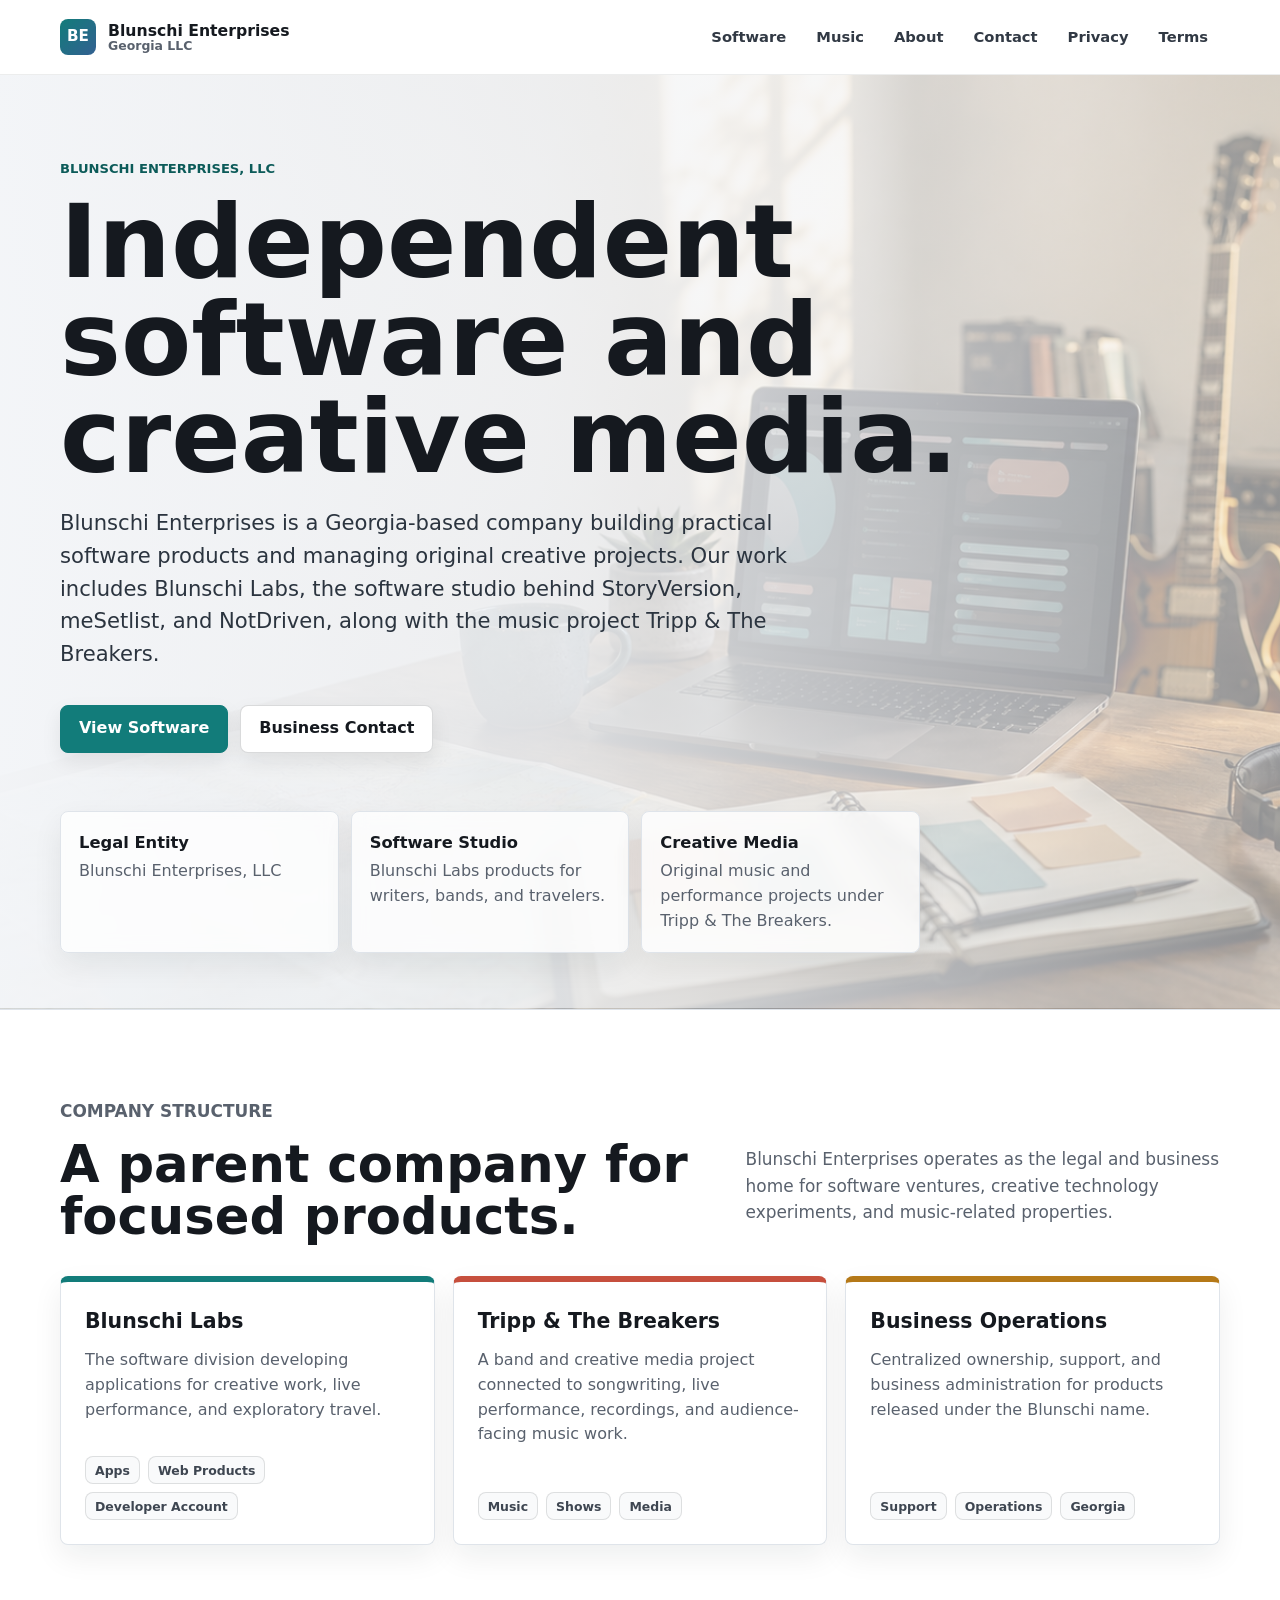
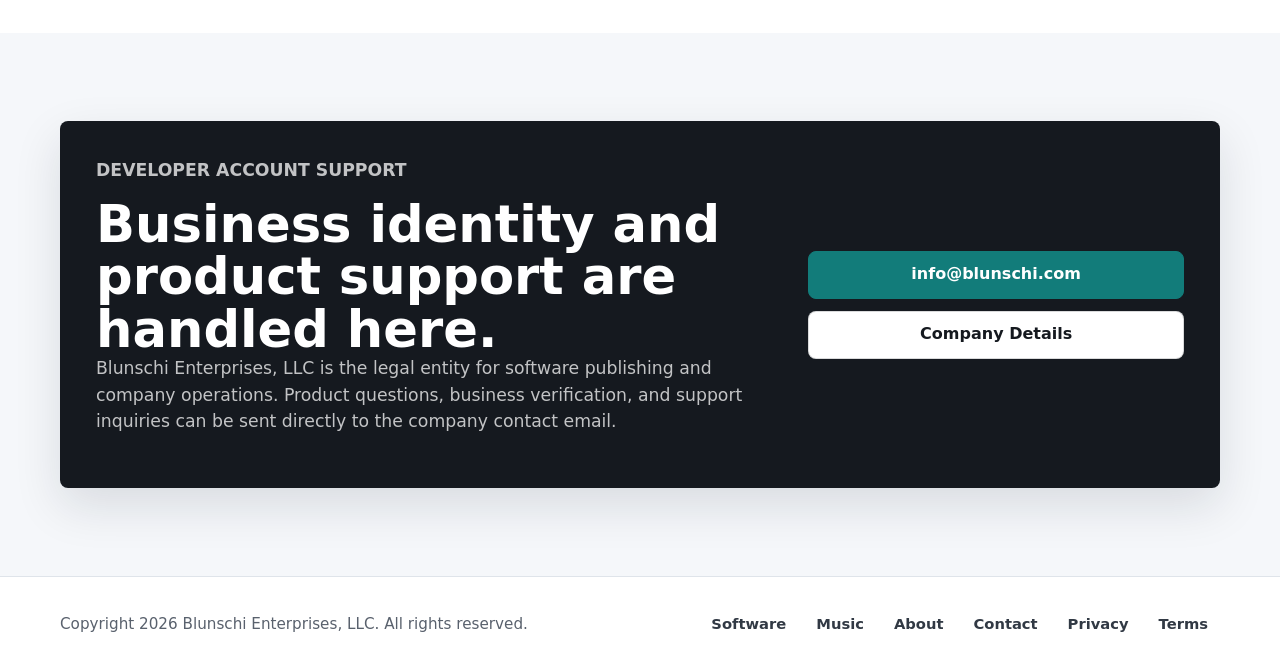
<file: index.html>
<!DOCTYPE html>
<html lang="en">
<head>
  <meta charset="utf-8" />
  <meta name="viewport" content="width=device-width, initial-scale=1" />
  <meta
    name="description"
    content="Blunschi Enterprises, LLC is a Georgia-based company developing independent software products and creative media projects."
  />
  <title>Blunschi Enterprises, LLC</title>
  <link rel="icon" href="favicon.ico" sizes="any" />
  <link rel="icon" href="favicon.svg" type="image/svg+xml" />
  <link rel="apple-touch-icon" href="apple-touch-icon.png" />
  <link rel="stylesheet" href="assets/styles.css" />
</head>
<body>
  <header class="site-header">
    <div class="nav-shell">
      <a class="brand" href="index.html" aria-label="Blunschi Enterprises home">
        <span class="brand-mark">BE</span>
        <span class="brand-text">
          <span>Blunschi Enterprises</span>
          <span>Georgia LLC</span>
        </span>
      </a>
      <nav class="site-nav" aria-label="Primary navigation">
        <a href="software.html">Software</a>
        <a href="music.html">Music</a>
        <a href="about.html">About</a>
        <a href="contact.html">Contact</a>
        <a href="privacy.html">Privacy</a>
        <a href="terms.html">Terms</a>
      </nav>
    </div>
  </header>

  <main>
    <section class="hero" aria-label="Company overview">
      <div class="hero-inner">
        <p class="eyebrow">Blunschi Enterprises, LLC</p>
        <h1>Independent software and creative media.</h1>
        <p class="hero-copy">
          Blunschi Enterprises is a Georgia-based company building practical software products
          and managing original creative projects. Our work includes Blunschi Labs, the software
          studio behind StoryVersion, meSetlist, and NotDriven, along with the music project
          Tripp &amp; The Breakers.
        </p>
        <div class="hero-actions">
          <a class="button primary" href="software.html">View Software</a>
          <a class="button" href="contact.html">Business Contact</a>
        </div>
        <div class="hero-proof" aria-label="Company highlights">
          <div class="proof-item">
            <strong>Legal Entity</strong>
            <span>Blunschi Enterprises, LLC</span>
          </div>
          <div class="proof-item">
            <strong>Software Studio</strong>
            <span>Blunschi Labs products for writers, bands, and travelers.</span>
          </div>
          <div class="proof-item">
            <strong>Creative Media</strong>
            <span>Original music and performance projects under Tripp &amp; The Breakers.</span>
          </div>
        </div>
      </div>
    </section>

    <section class="section">
      <div class="section-inner">
        <div class="section-heading">
          <div>
            <p class="eyebrow">Company Structure</p>
            <h2>A parent company for focused products.</h2>
          </div>
          <p>
            Blunschi Enterprises operates as the legal and business home for software ventures,
            creative technology experiments, and music-related properties.
          </p>
        </div>

        <div class="venture-grid">
          <article class="venture-card software">
            <div>
              <h3>Blunschi Labs</h3>
              <p>
                The software division developing applications for creative work, live performance,
                and exploratory travel.
              </p>
            </div>
            <div class="tag-row">
              <span class="tag">Apps</span>
              <span class="tag">Web Products</span>
              <span class="tag">Developer Account</span>
            </div>
          </article>

          <article class="venture-card music">
            <div>
              <h3>Tripp &amp; The Breakers</h3>
              <p>
                A band and creative media project connected to songwriting, live performance,
                recordings, and audience-facing music work.
              </p>
            </div>
            <div class="tag-row">
              <span class="tag">Music</span>
              <span class="tag">Shows</span>
              <span class="tag">Media</span>
            </div>
          </article>

          <article class="venture-card company">
            <div>
              <h3>Business Operations</h3>
              <p>
                Centralized ownership, support, and business administration for products released
                under the Blunschi name.
              </p>
            </div>
            <div class="tag-row">
              <span class="tag">Support</span>
              <span class="tag">Operations</span>
              <span class="tag">Georgia</span>
            </div>
          </article>
        </div>
      </div>
    </section>

    <section class="section alt">
      <div class="section-inner">
        <div class="contact-band">
          <div>
            <p class="eyebrow">Developer Account Support</p>
            <h2>Business identity and product support are handled here.</h2>
            <p>
              Blunschi Enterprises, LLC is the legal entity for software publishing and company
              operations. Product questions, business verification, and support inquiries can be
              sent directly to the company contact email.
            </p>
          </div>
          <div class="contact-actions">
            <a class="button primary" href="mailto:info@blunschi.com">info@blunschi.com</a>
            <a class="button" href="about.html">Company Details</a>
          </div>
        </div>
      </div>
    </section>
  </main>

  <footer class="site-footer">
    <div class="footer-inner">
      <span>Copyright 2026 Blunschi Enterprises, LLC. All rights reserved.</span>
      <nav class="footer-nav" aria-label="Footer navigation">
        <a href="software.html">Software</a>
        <a href="music.html">Music</a>
        <a href="about.html">About</a>
        <a href="contact.html">Contact</a>
        <a href="privacy.html">Privacy</a>
        <a href="terms.html">Terms</a>
      </nav>
    </div>
  </footer>
</body>
</html>
</file>
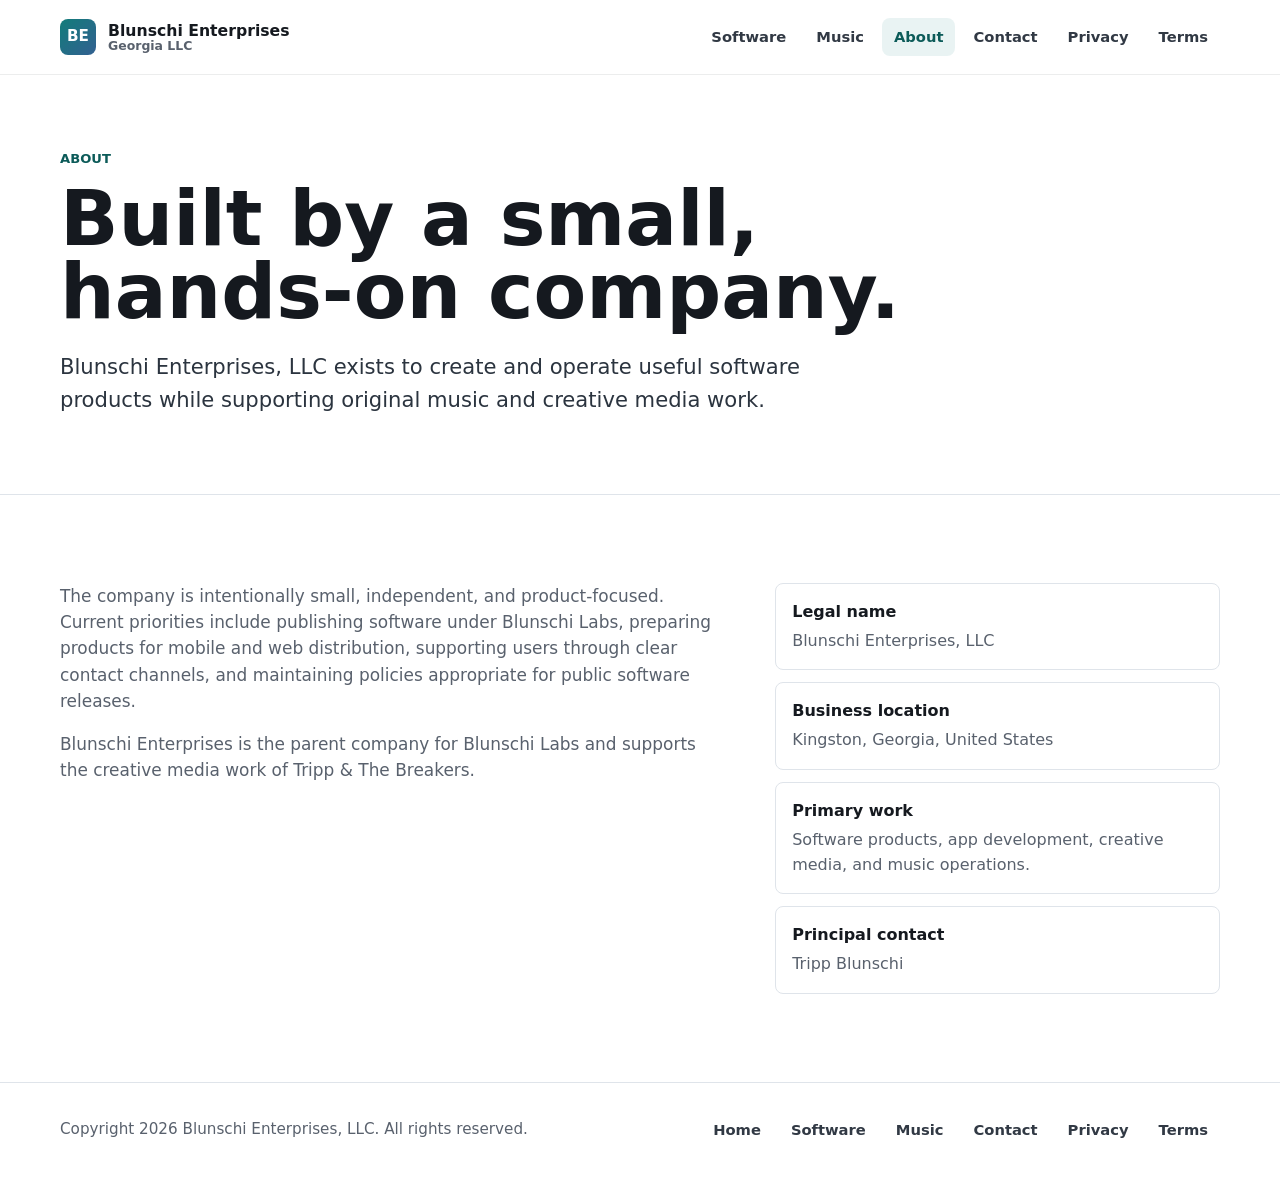
<file: about.html>
<!DOCTYPE html>
<html lang="en">
<head>
  <meta charset="utf-8" />
  <meta name="viewport" content="width=device-width, initial-scale=1" />
  <meta
    name="description"
    content="About Blunschi Enterprises, LLC, a Georgia-based company developing software products and creative media projects."
  />
  <title>About | Blunschi Enterprises, LLC</title>
  <link rel="icon" href="favicon.ico" sizes="any" />
  <link rel="icon" href="favicon.svg" type="image/svg+xml" />
  <link rel="apple-touch-icon" href="apple-touch-icon.png" />
  <link rel="stylesheet" href="assets/styles.css" />
</head>
<body>
  <header class="site-header">
    <div class="nav-shell">
      <a class="brand" href="index.html" aria-label="Blunschi Enterprises home">
        <span class="brand-mark">BE</span>
        <span class="brand-text">
          <span>Blunschi Enterprises</span>
          <span>Georgia LLC</span>
        </span>
      </a>
      <nav class="site-nav" aria-label="Primary navigation">
        <a href="software.html">Software</a>
        <a href="music.html">Music</a>
        <a href="about.html" aria-current="page">About</a>
        <a href="contact.html">Contact</a>
        <a href="privacy.html">Privacy</a>
        <a href="terms.html">Terms</a>
      </nav>
    </div>
  </header>

  <main>
    <section class="page-hero">
      <div class="page-hero-inner">
        <p class="eyebrow">About</p>
        <h1>Built by a small, hands-on company.</h1>
        <p class="page-copy">
          Blunschi Enterprises, LLC exists to create and operate useful software products while
          supporting original music and creative media work.
        </p>
      </div>
    </section>

    <section class="section">
      <div class="section-inner">
        <div class="about-grid">
          <div>
            <p>
              The company is intentionally small, independent, and product-focused. Current
              priorities include publishing software under Blunschi Labs, preparing products for
              mobile and web distribution, supporting users through clear contact channels, and
              maintaining policies appropriate for public software releases.
            </p>
            <p>
              Blunschi Enterprises is the parent company for Blunschi Labs and supports the
              creative media work of Tripp &amp; The Breakers.
            </p>
          </div>
          <ul class="fact-list" aria-label="Company facts">
            <li>
              <strong>Legal name</strong>
              <span>Blunschi Enterprises, LLC</span>
            </li>
            <li>
              <strong>Business location</strong>
              <span>Kingston, Georgia, United States</span>
            </li>
            <li>
              <strong>Primary work</strong>
              <span>Software products, app development, creative media, and music operations.</span>
            </li>
            <li>
              <strong>Principal contact</strong>
              <span>Tripp Blunschi</span>
            </li>
          </ul>
        </div>
      </div>
    </section>
  </main>

  <footer class="site-footer">
    <div class="footer-inner">
      <span>Copyright 2026 Blunschi Enterprises, LLC. All rights reserved.</span>
      <nav class="footer-nav" aria-label="Footer navigation">
        <a href="index.html">Home</a>
        <a href="software.html">Software</a>
        <a href="music.html">Music</a>
        <a href="contact.html">Contact</a>
        <a href="privacy.html">Privacy</a>
        <a href="terms.html">Terms</a>
      </nav>
    </div>
  </footer>
</body>
</html>
</file>
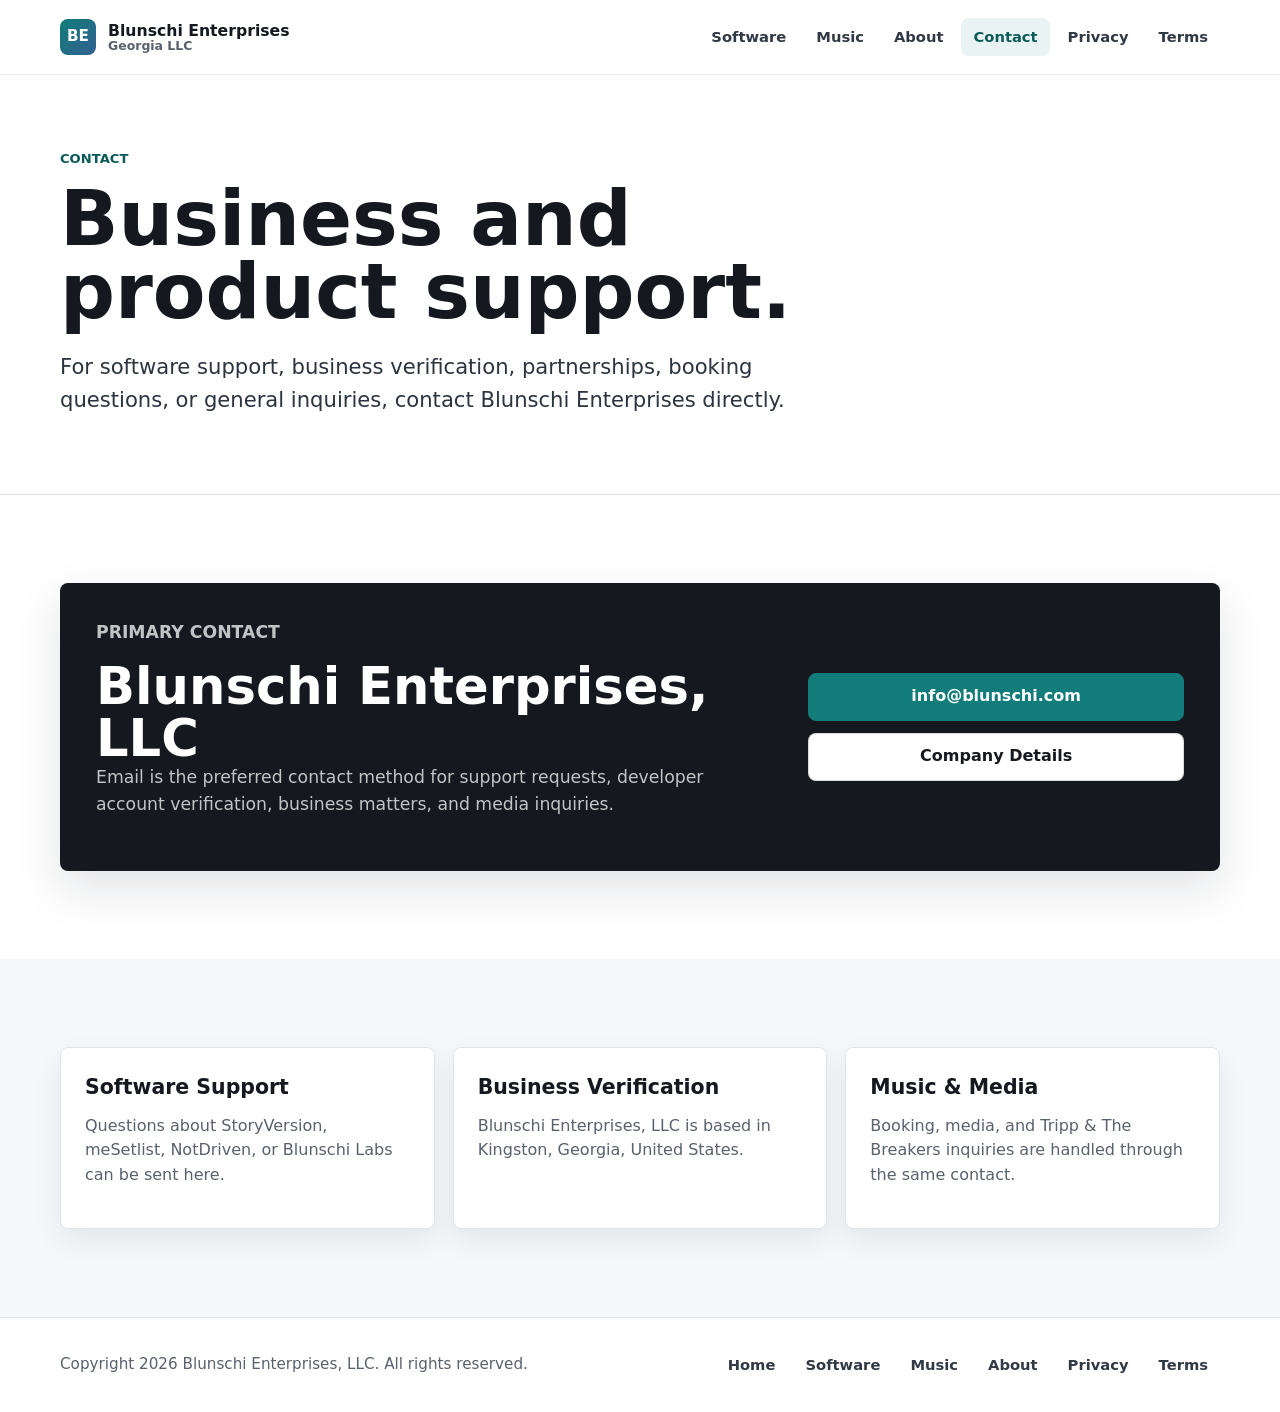
<file: contact.html>
<!DOCTYPE html>
<html lang="en">
<head>
  <meta charset="utf-8" />
  <meta name="viewport" content="width=device-width, initial-scale=1" />
  <meta
    name="description"
    content="Contact Blunschi Enterprises, LLC for software support, business verification, partnerships, booking, and general inquiries."
  />
  <title>Contact | Blunschi Enterprises, LLC</title>
  <link rel="icon" href="favicon.ico" sizes="any" />
  <link rel="icon" href="favicon.svg" type="image/svg+xml" />
  <link rel="apple-touch-icon" href="apple-touch-icon.png" />
  <link rel="stylesheet" href="assets/styles.css" />
</head>
<body>
  <header class="site-header">
    <div class="nav-shell">
      <a class="brand" href="index.html" aria-label="Blunschi Enterprises home">
        <span class="brand-mark">BE</span>
        <span class="brand-text">
          <span>Blunschi Enterprises</span>
          <span>Georgia LLC</span>
        </span>
      </a>
      <nav class="site-nav" aria-label="Primary navigation">
        <a href="software.html">Software</a>
        <a href="music.html">Music</a>
        <a href="about.html">About</a>
        <a href="contact.html" aria-current="page">Contact</a>
        <a href="privacy.html">Privacy</a>
        <a href="terms.html">Terms</a>
      </nav>
    </div>
  </header>

  <main>
    <section class="page-hero">
      <div class="page-hero-inner">
        <p class="eyebrow">Contact</p>
        <h1>Business and product support.</h1>
        <p class="page-copy">
          For software support, business verification, partnerships, booking questions, or general
          inquiries, contact Blunschi Enterprises directly.
        </p>
      </div>
    </section>

    <section class="section">
      <div class="section-inner">
        <div class="contact-band">
          <div>
            <p class="eyebrow">Primary Contact</p>
            <h2>Blunschi Enterprises, LLC</h2>
            <p>
              Email is the preferred contact method for support requests, developer account
              verification, business matters, and media inquiries.
            </p>
          </div>
          <div class="contact-actions">
            <a class="button primary" href="mailto:info@blunschi.com">info@blunschi.com</a>
            <a class="button" href="about.html">Company Details</a>
          </div>
        </div>
      </div>
    </section>

    <section class="section alt">
      <div class="section-inner">
        <div class="detail-grid">
          <article class="detail-card">
            <h3>Software Support</h3>
            <p>Questions about StoryVersion, meSetlist, NotDriven, or Blunschi Labs can be sent here.</p>
          </article>
          <article class="detail-card">
            <h3>Business Verification</h3>
            <p>Blunschi Enterprises, LLC is based in Kingston, Georgia, United States.</p>
          </article>
          <article class="detail-card">
            <h3>Music &amp; Media</h3>
            <p>Booking, media, and Tripp &amp; The Breakers inquiries are handled through the same contact.</p>
          </article>
        </div>
      </div>
    </section>
  </main>

  <footer class="site-footer">
    <div class="footer-inner">
      <span>Copyright 2026 Blunschi Enterprises, LLC. All rights reserved.</span>
      <nav class="footer-nav" aria-label="Footer navigation">
        <a href="index.html">Home</a>
        <a href="software.html">Software</a>
        <a href="music.html">Music</a>
        <a href="about.html">About</a>
        <a href="privacy.html">Privacy</a>
        <a href="terms.html">Terms</a>
      </nav>
    </div>
  </footer>
</body>
</html>
</file>
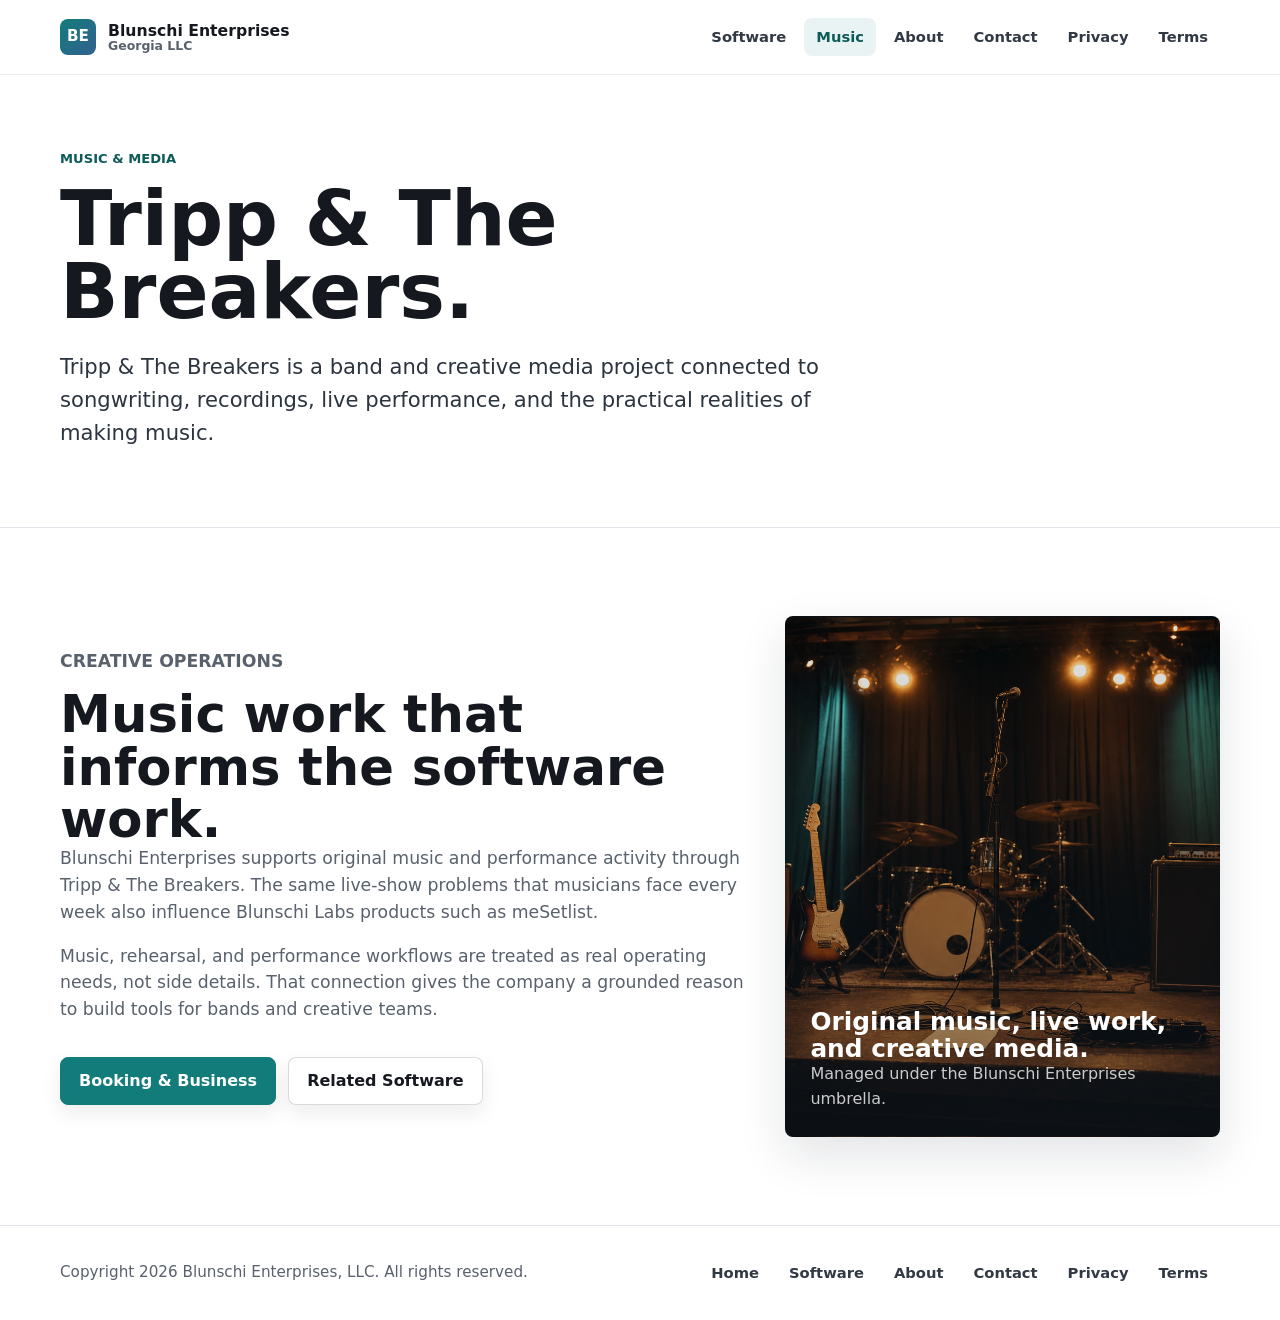
<file: music.html>
<!DOCTYPE html>
<html lang="en">
<head>
  <meta charset="utf-8" />
  <meta name="viewport" content="width=device-width, initial-scale=1" />
  <meta
    name="description"
    content="Tripp &amp; The Breakers is a music and creative media project supported by Blunschi Enterprises, LLC."
  />
  <title>Music | Blunschi Enterprises, LLC</title>
  <link rel="icon" href="favicon.ico" sizes="any" />
  <link rel="icon" href="favicon.svg" type="image/svg+xml" />
  <link rel="apple-touch-icon" href="apple-touch-icon.png" />
  <link rel="stylesheet" href="assets/styles.css" />
</head>
<body>
  <header class="site-header">
    <div class="nav-shell">
      <a class="brand" href="index.html" aria-label="Blunschi Enterprises home">
        <span class="brand-mark">BE</span>
        <span class="brand-text">
          <span>Blunschi Enterprises</span>
          <span>Georgia LLC</span>
        </span>
      </a>
      <nav class="site-nav" aria-label="Primary navigation">
        <a href="software.html">Software</a>
        <a href="music.html" aria-current="page">Music</a>
        <a href="about.html">About</a>
        <a href="contact.html">Contact</a>
        <a href="privacy.html">Privacy</a>
        <a href="terms.html">Terms</a>
      </nav>
    </div>
  </header>

  <main>
    <section class="page-hero">
      <div class="page-hero-inner">
        <p class="eyebrow">Music &amp; Media</p>
        <h1>Tripp &amp; The Breakers.</h1>
        <p class="page-copy">
          Tripp &amp; The Breakers is a band and creative media project connected to songwriting,
          recordings, live performance, and the practical realities of making music.
        </p>
      </div>
    </section>

    <section class="section">
      <div class="section-inner">
        <div class="music-band">
          <div class="music-copy">
            <p class="eyebrow">Creative Operations</p>
            <h2>Music work that informs the software work.</h2>
            <p>
              Blunschi Enterprises supports original music and performance activity through
              Tripp &amp; The Breakers. The same live-show problems that musicians face every week
              also influence Blunschi Labs products such as meSetlist.
            </p>
            <p>
              Music, rehearsal, and performance workflows are treated as real operating needs,
              not side details. That connection gives the company a grounded reason to build tools
              for bands and creative teams.
            </p>
            <div class="hero-actions">
              <a class="button primary" href="contact.html">Booking &amp; Business</a>
              <a class="button" href="software.html">Related Software</a>
            </div>
          </div>
          <div class="media-panel" aria-label="Abstract stage and music visual">
            <div>
              <strong>Original music, live work, and creative media.</strong>
              <span>Managed under the Blunschi Enterprises umbrella.</span>
            </div>
          </div>
        </div>
      </div>
    </section>
  </main>

  <footer class="site-footer">
    <div class="footer-inner">
      <span>Copyright 2026 Blunschi Enterprises, LLC. All rights reserved.</span>
      <nav class="footer-nav" aria-label="Footer navigation">
        <a href="index.html">Home</a>
        <a href="software.html">Software</a>
        <a href="about.html">About</a>
        <a href="contact.html">Contact</a>
        <a href="privacy.html">Privacy</a>
        <a href="terms.html">Terms</a>
      </nav>
    </div>
  </footer>
</body>
</html>
</file>
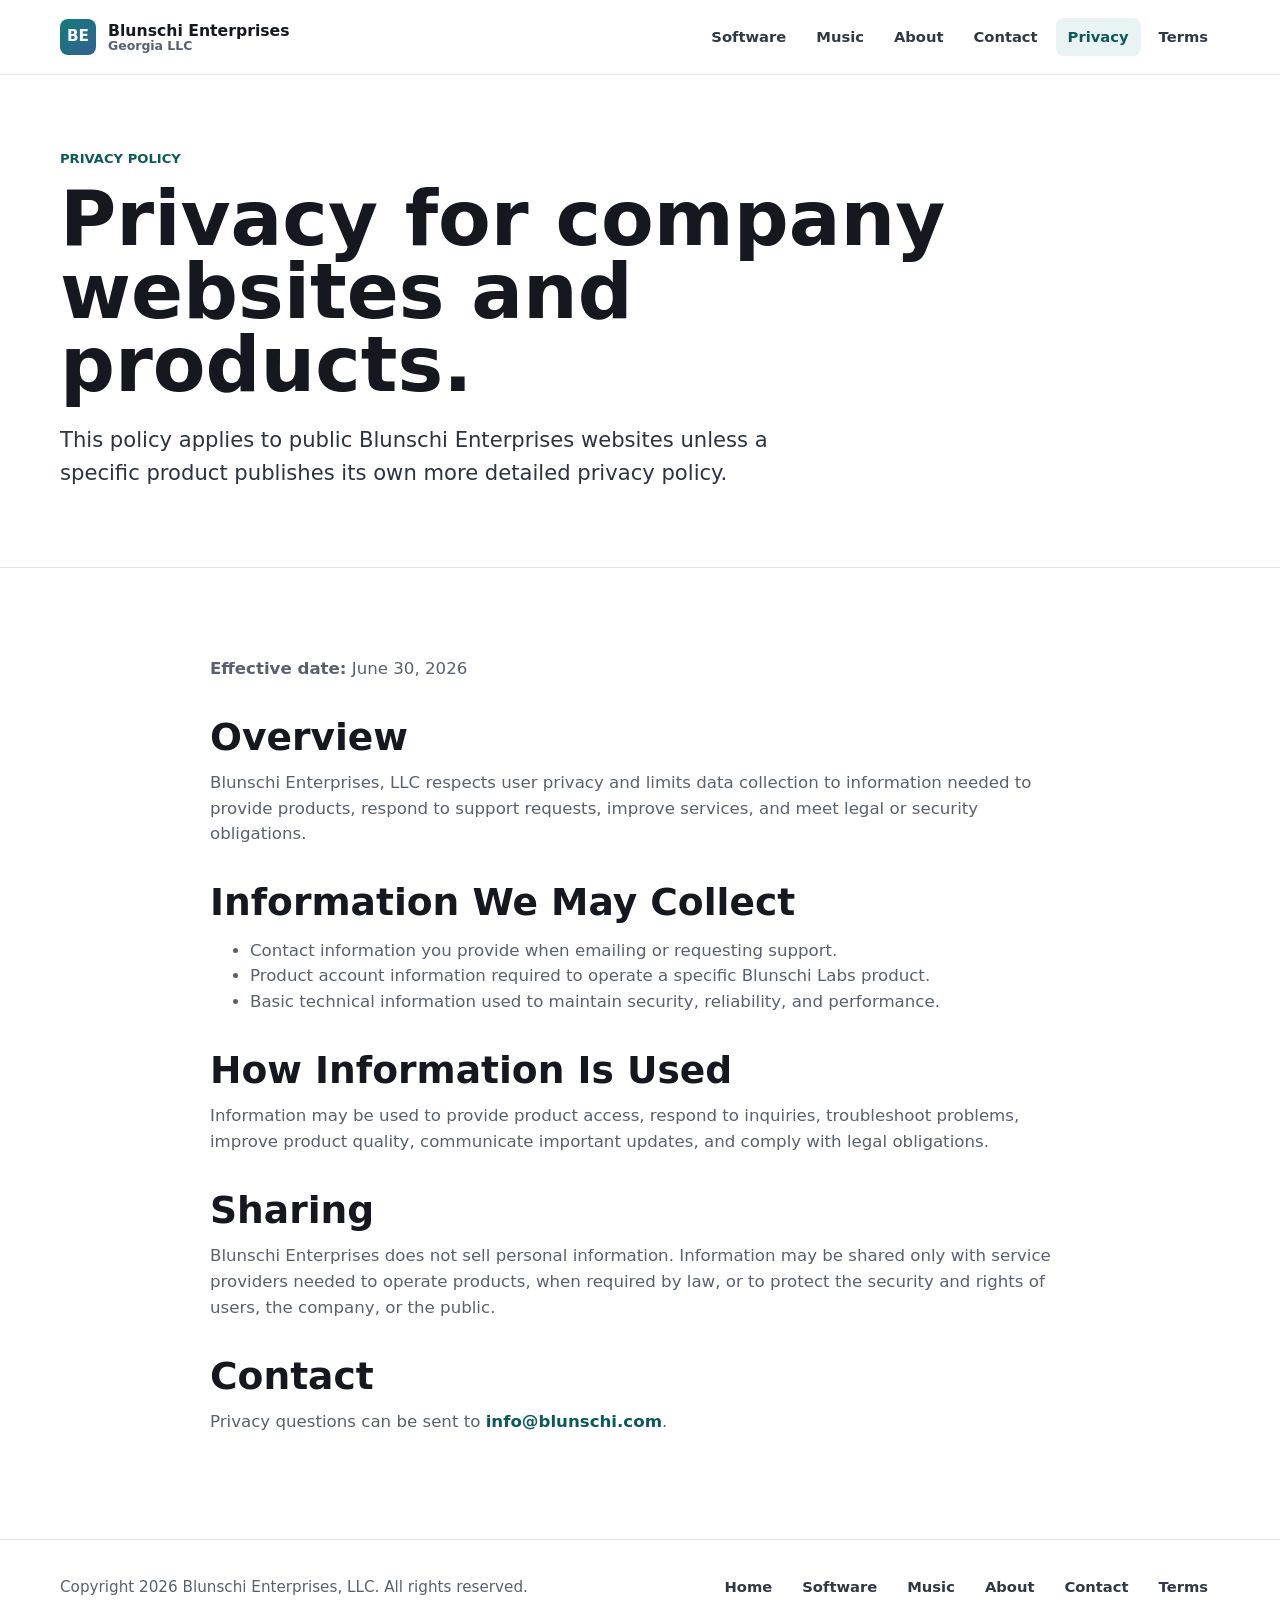
<file: privacy.html>
<!DOCTYPE html>
<html lang="en">
<head>
  <meta charset="utf-8" />
  <meta name="viewport" content="width=device-width, initial-scale=1" />
  <meta
    name="description"
    content="Privacy policy for Blunschi Enterprises, LLC websites and products."
  />
  <title>Privacy Policy | Blunschi Enterprises, LLC</title>
  <link rel="icon" href="favicon.ico" sizes="any" />
  <link rel="icon" href="favicon.svg" type="image/svg+xml" />
  <link rel="apple-touch-icon" href="apple-touch-icon.png" />
  <link rel="stylesheet" href="assets/styles.css" />
</head>
<body>
  <header class="site-header">
    <div class="nav-shell">
      <a class="brand" href="index.html" aria-label="Blunschi Enterprises home">
        <span class="brand-mark">BE</span>
        <span class="brand-text">
          <span>Blunschi Enterprises</span>
          <span>Georgia LLC</span>
        </span>
      </a>
      <nav class="site-nav" aria-label="Primary navigation">
        <a href="software.html">Software</a>
        <a href="music.html">Music</a>
        <a href="about.html">About</a>
        <a href="contact.html">Contact</a>
        <a href="privacy.html" aria-current="page">Privacy</a>
        <a href="terms.html">Terms</a>
      </nav>
    </div>
  </header>

  <main>
    <section class="page-hero">
      <div class="page-hero-inner">
        <p class="eyebrow">Privacy Policy</p>
        <h1>Privacy for company websites and products.</h1>
        <p class="page-copy">
          This policy applies to public Blunschi Enterprises websites unless a specific product
          publishes its own more detailed privacy policy.
        </p>
      </div>
    </section>

    <section class="section">
      <div class="section-inner text-page">
        <p><strong>Effective date:</strong> June 30, 2026</p>

        <h2>Overview</h2>
        <p>
          Blunschi Enterprises, LLC respects user privacy and limits data collection to information
          needed to provide products, respond to support requests, improve services, and meet legal
          or security obligations.
        </p>

        <h2>Information We May Collect</h2>
        <ul>
          <li>Contact information you provide when emailing or requesting support.</li>
          <li>Product account information required to operate a specific Blunschi Labs product.</li>
          <li>Basic technical information used to maintain security, reliability, and performance.</li>
        </ul>

        <h2>How Information Is Used</h2>
        <p>
          Information may be used to provide product access, respond to inquiries, troubleshoot
          problems, improve product quality, communicate important updates, and comply with legal
          obligations.
        </p>

        <h2>Sharing</h2>
        <p>
          Blunschi Enterprises does not sell personal information. Information may be shared only
          with service providers needed to operate products, when required by law, or to protect the
          security and rights of users, the company, or the public.
        </p>

        <h2>Contact</h2>
        <p>
          Privacy questions can be sent to <a href="mailto:info@blunschi.com">info@blunschi.com</a>.
        </p>
      </div>
    </section>
  </main>

  <footer class="site-footer">
    <div class="footer-inner">
      <span>Copyright 2026 Blunschi Enterprises, LLC. All rights reserved.</span>
      <nav class="footer-nav" aria-label="Footer navigation">
        <a href="index.html">Home</a>
        <a href="software.html">Software</a>
        <a href="music.html">Music</a>
        <a href="about.html">About</a>
        <a href="contact.html">Contact</a>
        <a href="terms.html">Terms</a>
      </nav>
    </div>
  </footer>
</body>
</html>
</file>
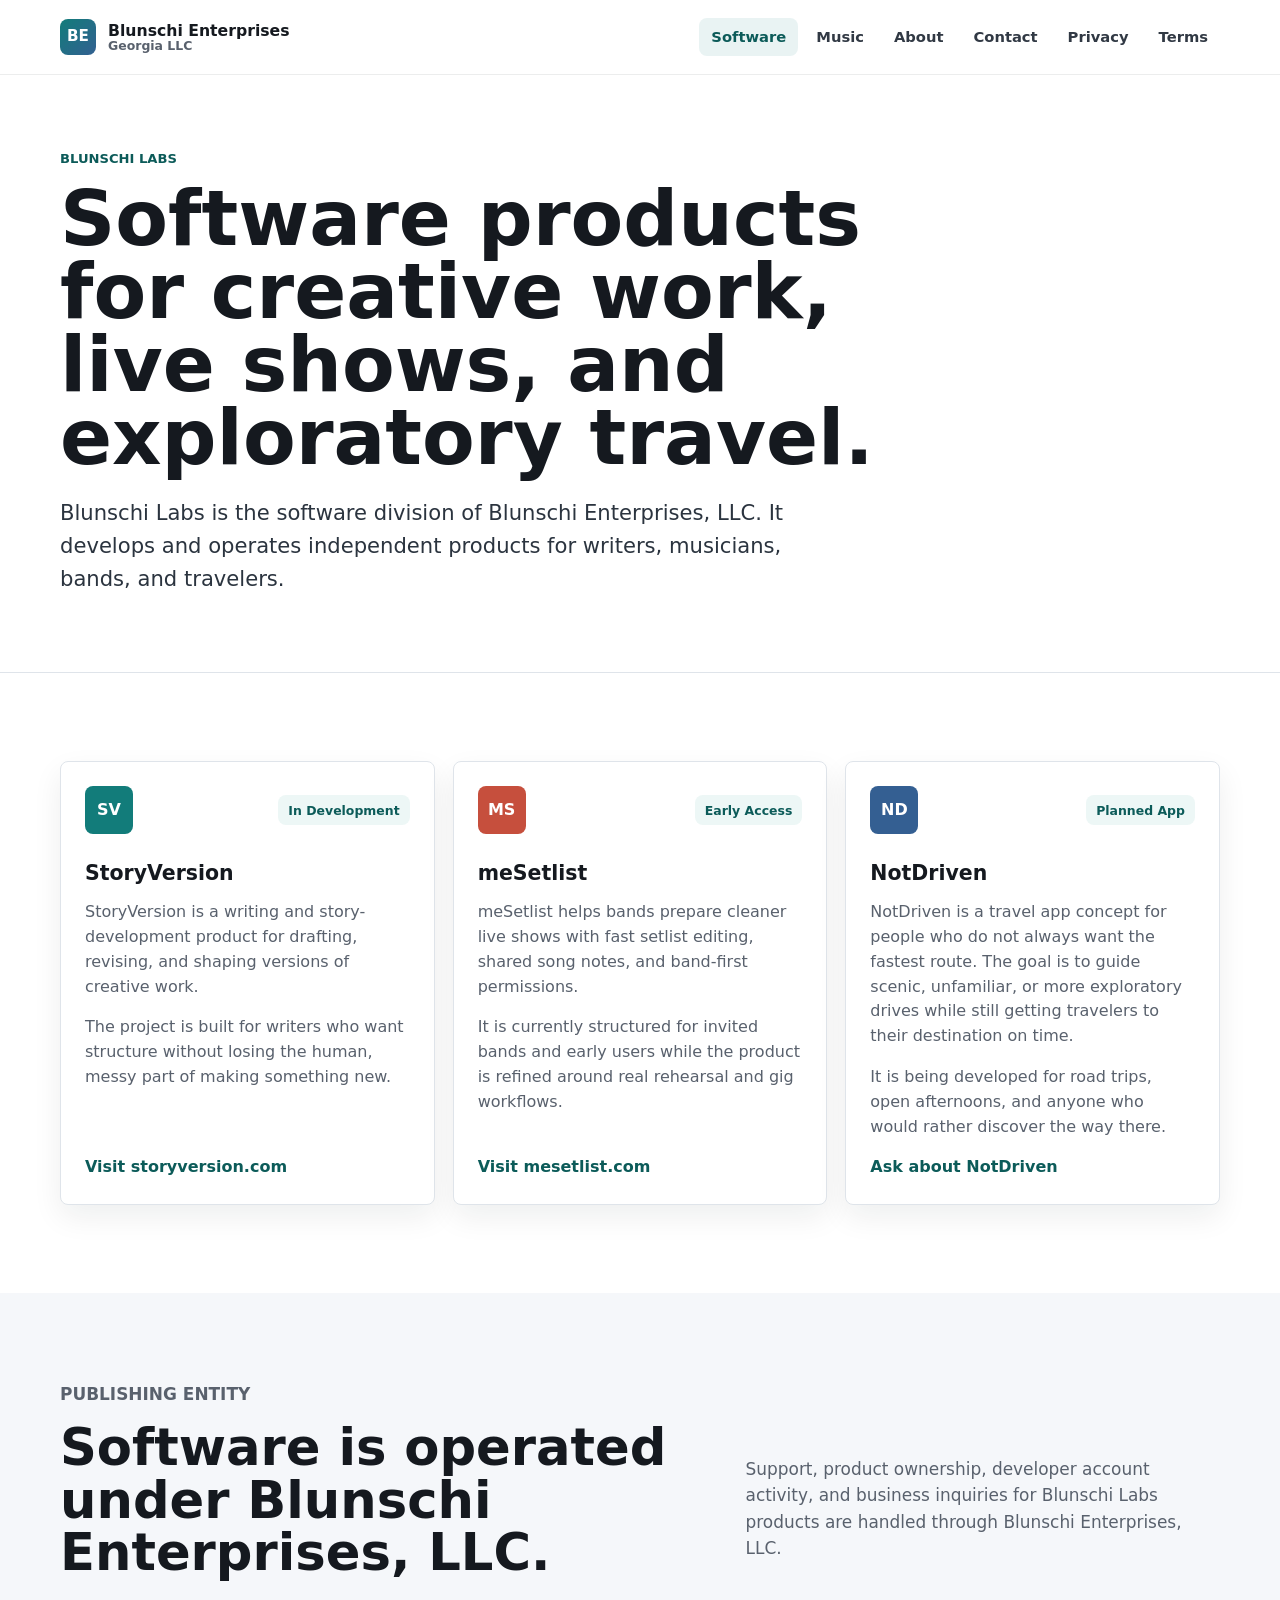
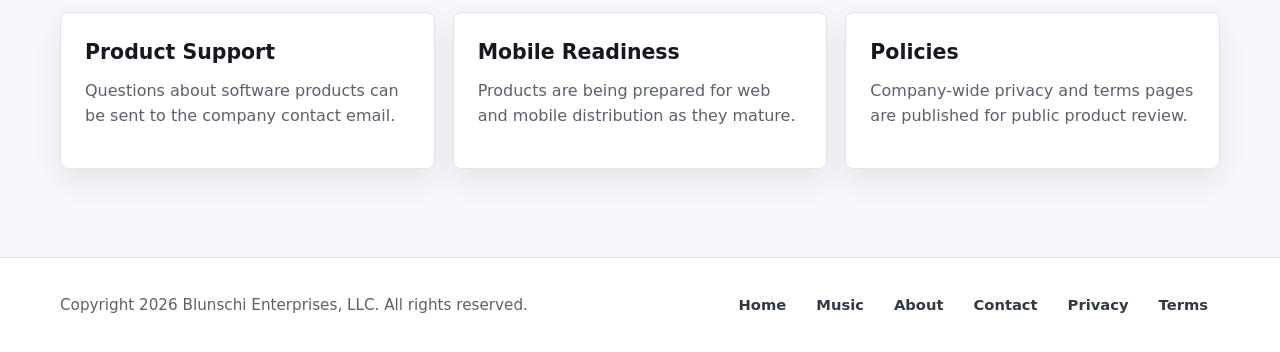
<file: software.html>
<!DOCTYPE html>
<html lang="en">
<head>
  <meta charset="utf-8" />
  <meta name="viewport" content="width=device-width, initial-scale=1" />
  <meta
    name="description"
    content="Blunschi Labs is the software division of Blunschi Enterprises, LLC, developing StoryVersion, meSetlist, and NotDriven."
  />
  <title>Software | Blunschi Enterprises, LLC</title>
  <link rel="icon" href="favicon.ico" sizes="any" />
  <link rel="icon" href="favicon.svg" type="image/svg+xml" />
  <link rel="apple-touch-icon" href="apple-touch-icon.png" />
  <link rel="stylesheet" href="assets/styles.css" />
</head>
<body>
  <header class="site-header">
    <div class="nav-shell">
      <a class="brand" href="index.html" aria-label="Blunschi Enterprises home">
        <span class="brand-mark">BE</span>
        <span class="brand-text">
          <span>Blunschi Enterprises</span>
          <span>Georgia LLC</span>
        </span>
      </a>
      <nav class="site-nav" aria-label="Primary navigation">
        <a href="software.html" aria-current="page">Software</a>
        <a href="music.html">Music</a>
        <a href="about.html">About</a>
        <a href="contact.html">Contact</a>
        <a href="privacy.html">Privacy</a>
        <a href="terms.html">Terms</a>
      </nav>
    </div>
  </header>

  <main>
    <section class="page-hero">
      <div class="page-hero-inner">
        <p class="eyebrow">Blunschi Labs</p>
        <h1>Software products for creative work, live shows, and exploratory travel.</h1>
        <p class="page-copy">
          Blunschi Labs is the software division of Blunschi Enterprises, LLC. It develops and
          operates independent products for writers, musicians, bands, and travelers.
        </p>
      </div>
    </section>

    <section class="section">
      <div class="section-inner">
        <div class="software-grid">
          <article class="product-card">
            <div class="product-topline">
              <span class="product-icon">SV</span>
              <span class="status">In Development</span>
            </div>
            <h3>StoryVersion</h3>
            <p>
              StoryVersion is a writing and story-development product for drafting, revising, and
              shaping versions of creative work.
            </p>
            <p>
              The project is built for writers who want structure without losing the human, messy
              part of making something new.
            </p>
            <a class="product-link" href="https://storyversion.com" rel="noopener" target="_blank">
              Visit storyversion.com
            </a>
          </article>

          <article class="product-card">
            <div class="product-topline">
              <span class="product-icon">MS</span>
              <span class="status">Early Access</span>
            </div>
            <h3>meSetlist</h3>
            <p>
              meSetlist helps bands prepare cleaner live shows with fast setlist editing, shared
              song notes, and band-first permissions.
            </p>
            <p>
              It is currently structured for invited bands and early users while the product is
              refined around real rehearsal and gig workflows.
            </p>
            <a class="product-link" href="https://mesetlist.com" rel="noopener" target="_blank">
              Visit mesetlist.com
            </a>
          </article>

          <article class="product-card">
            <div class="product-topline">
              <span class="product-icon">ND</span>
              <span class="status">Planned App</span>
            </div>
            <h3>NotDriven</h3>
            <p>
              NotDriven is a travel app concept for people who do not always want the fastest route.
              The goal is to guide scenic, unfamiliar, or more exploratory drives while still getting
              travelers to their destination on time.
            </p>
            <p>
              It is being developed for road trips, open afternoons, and anyone who would rather
              discover the way there.
            </p>
            <a class="product-link" href="contact.html">Ask about NotDriven</a>
          </article>
        </div>
      </div>
    </section>

    <section class="section alt">
      <div class="section-inner">
        <div class="section-heading">
          <div>
            <p class="eyebrow">Publishing Entity</p>
            <h2>Software is operated under Blunschi Enterprises, LLC.</h2>
          </div>
          <p>
            Support, product ownership, developer account activity, and business inquiries for
            Blunschi Labs products are handled through Blunschi Enterprises, LLC.
          </p>
        </div>
        <div class="detail-grid">
          <article class="detail-card">
            <h3>Product Support</h3>
            <p>Questions about software products can be sent to the company contact email.</p>
          </article>
          <article class="detail-card">
            <h3>Mobile Readiness</h3>
            <p>Products are being prepared for web and mobile distribution as they mature.</p>
          </article>
          <article class="detail-card">
            <h3>Policies</h3>
            <p>Company-wide privacy and terms pages are published for public product review.</p>
          </article>
        </div>
      </div>
    </section>
  </main>

  <footer class="site-footer">
    <div class="footer-inner">
      <span>Copyright 2026 Blunschi Enterprises, LLC. All rights reserved.</span>
      <nav class="footer-nav" aria-label="Footer navigation">
        <a href="index.html">Home</a>
        <a href="music.html">Music</a>
        <a href="about.html">About</a>
        <a href="contact.html">Contact</a>
        <a href="privacy.html">Privacy</a>
        <a href="terms.html">Terms</a>
      </nav>
    </div>
  </footer>
</body>
</html>
</file>
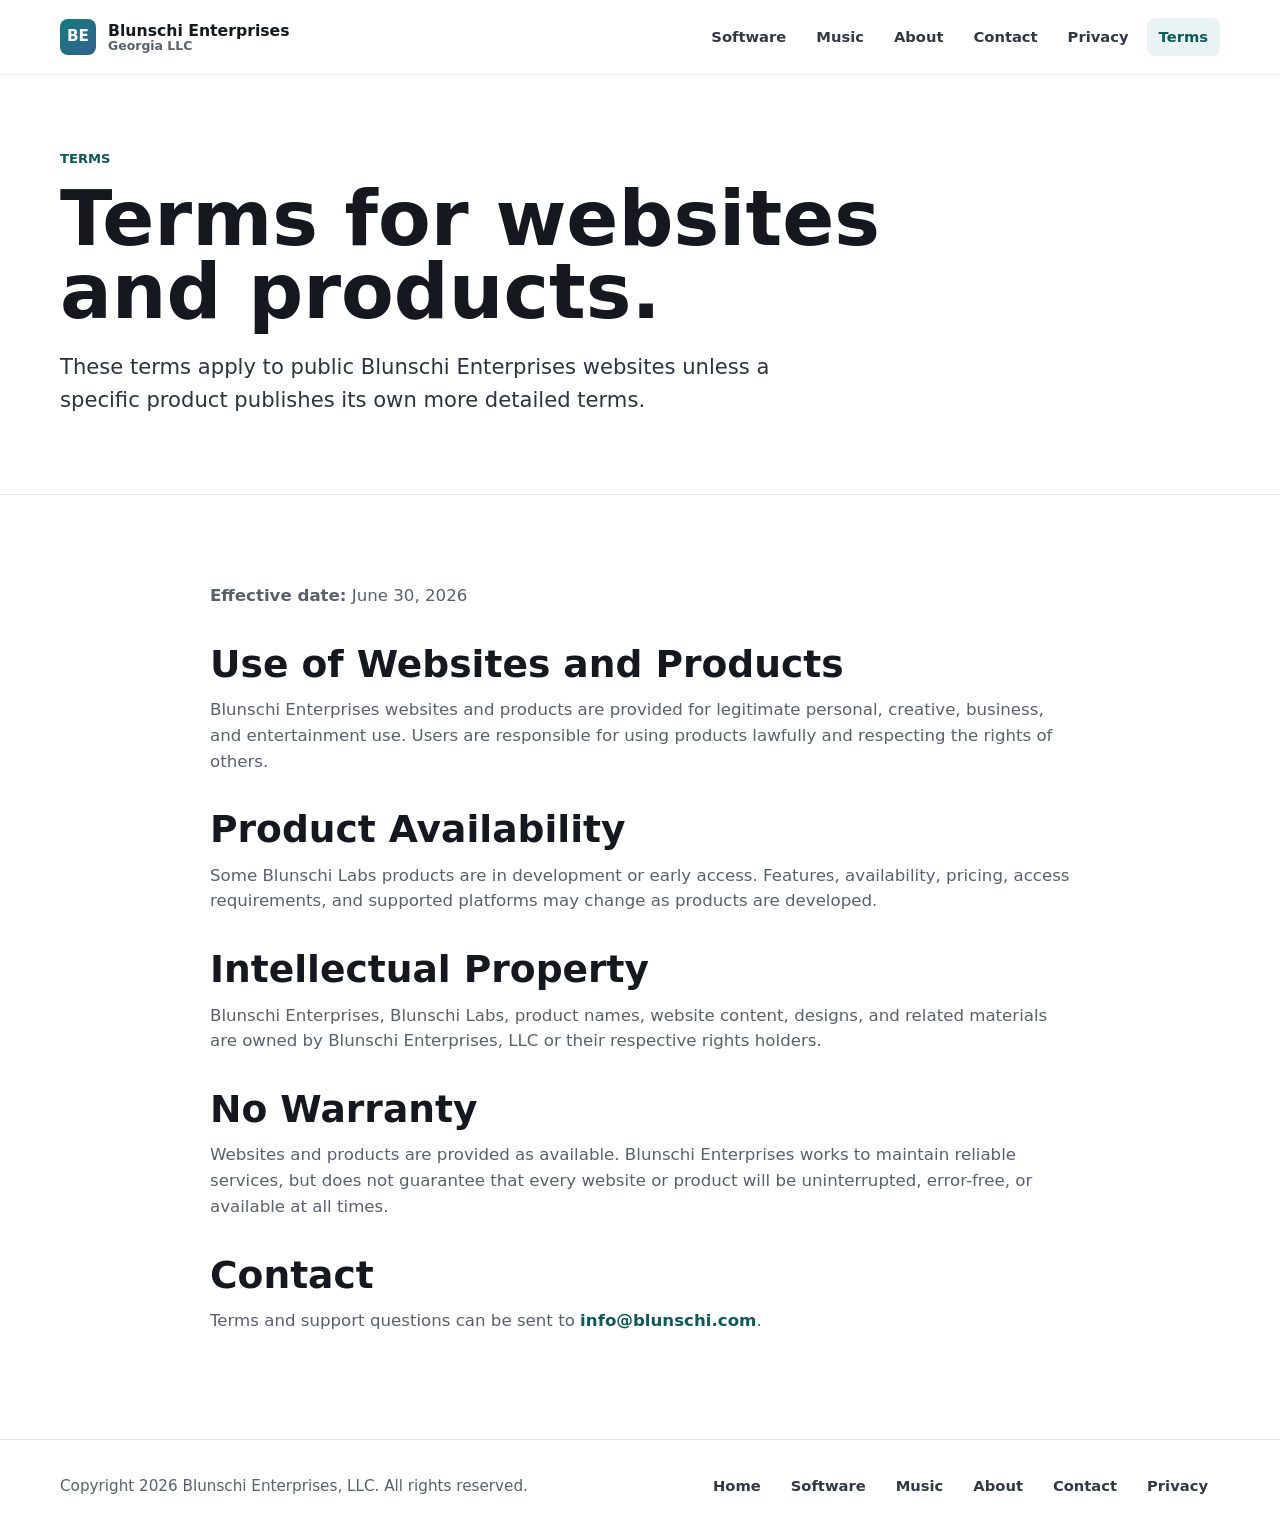
<file: terms.html>
<!DOCTYPE html>
<html lang="en">
<head>
  <meta charset="utf-8" />
  <meta name="viewport" content="width=device-width, initial-scale=1" />
  <meta
    name="description"
    content="Terms for Blunschi Enterprises, LLC websites and products."
  />
  <title>Terms | Blunschi Enterprises, LLC</title>
  <link rel="icon" href="favicon.ico" sizes="any" />
  <link rel="icon" href="favicon.svg" type="image/svg+xml" />
  <link rel="apple-touch-icon" href="apple-touch-icon.png" />
  <link rel="stylesheet" href="assets/styles.css" />
</head>
<body>
  <header class="site-header">
    <div class="nav-shell">
      <a class="brand" href="index.html" aria-label="Blunschi Enterprises home">
        <span class="brand-mark">BE</span>
        <span class="brand-text">
          <span>Blunschi Enterprises</span>
          <span>Georgia LLC</span>
        </span>
      </a>
      <nav class="site-nav" aria-label="Primary navigation">
        <a href="software.html">Software</a>
        <a href="music.html">Music</a>
        <a href="about.html">About</a>
        <a href="contact.html">Contact</a>
        <a href="privacy.html">Privacy</a>
        <a href="terms.html" aria-current="page">Terms</a>
      </nav>
    </div>
  </header>

  <main>
    <section class="page-hero">
      <div class="page-hero-inner">
        <p class="eyebrow">Terms</p>
        <h1>Terms for websites and products.</h1>
        <p class="page-copy">
          These terms apply to public Blunschi Enterprises websites unless a specific product
          publishes its own more detailed terms.
        </p>
      </div>
    </section>

    <section class="section">
      <div class="section-inner text-page">
        <p><strong>Effective date:</strong> June 30, 2026</p>

        <h2>Use of Websites and Products</h2>
        <p>
          Blunschi Enterprises websites and products are provided for legitimate personal, creative,
          business, and entertainment use. Users are responsible for using products lawfully and
          respecting the rights of others.
        </p>

        <h2>Product Availability</h2>
        <p>
          Some Blunschi Labs products are in development or early access. Features, availability,
          pricing, access requirements, and supported platforms may change as products are developed.
        </p>

        <h2>Intellectual Property</h2>
        <p>
          Blunschi Enterprises, Blunschi Labs, product names, website content, designs, and related
          materials are owned by Blunschi Enterprises, LLC or their respective rights holders.
        </p>

        <h2>No Warranty</h2>
        <p>
          Websites and products are provided as available. Blunschi Enterprises works to maintain
          reliable services, but does not guarantee that every website or product will be
          uninterrupted, error-free, or available at all times.
        </p>

        <h2>Contact</h2>
        <p>
          Terms and support questions can be sent to
          <a href="mailto:info@blunschi.com">info@blunschi.com</a>.
        </p>
      </div>
    </section>
  </main>

  <footer class="site-footer">
    <div class="footer-inner">
      <span>Copyright 2026 Blunschi Enterprises, LLC. All rights reserved.</span>
      <nav class="footer-nav" aria-label="Footer navigation">
        <a href="index.html">Home</a>
        <a href="software.html">Software</a>
        <a href="music.html">Music</a>
        <a href="about.html">About</a>
        <a href="contact.html">Contact</a>
        <a href="privacy.html">Privacy</a>
      </nav>
    </div>
  </footer>
</body>
</html>
</file>
<file: assets/styles.css>
:root {
  color-scheme: light;
  --ink: #15191f;
  --muted: #59616d;
  --line: #dfe4ea;
  --paper: #ffffff;
  --wash: #f5f7fa;
  --teal: #127c7a;
  --teal-dark: #0c5b59;
  --coral: #c64f3d;
  --gold: #b57918;
  --blue: #345f92;
  --shadow: 0 18px 48px rgba(20, 28, 38, 0.12);
}

* {
  box-sizing: border-box;
}

html {
  scroll-behavior: smooth;
}

body {
  margin: 0;
  color: var(--ink);
  background: var(--wash);
  font-family: Inter, ui-sans-serif, system-ui, -apple-system, BlinkMacSystemFont, "Segoe UI", sans-serif;
  line-height: 1.55;
}

a {
  color: inherit;
  text-decoration: none;
}

main {
  overflow: hidden;
}

.site-header {
  position: sticky;
  top: 0;
  z-index: 10;
  border-bottom: 1px solid rgba(21, 25, 31, 0.08);
  background: rgba(255, 255, 255, 0.94);
  backdrop-filter: blur(16px);
}

.nav-shell {
  width: min(1160px, calc(100% - 32px));
  min-height: 74px;
  margin: 0 auto;
  display: flex;
  align-items: center;
  justify-content: space-between;
  gap: 24px;
}

.brand {
  display: flex;
  align-items: center;
  gap: 12px;
  min-width: 220px;
  font-weight: 760;
}

.brand-mark {
  width: 36px;
  height: 36px;
  display: grid;
  place-items: center;
  border-radius: 8px;
  color: #ffffff;
  background:
    linear-gradient(135deg, rgba(18, 124, 122, 0.96), rgba(52, 95, 146, 0.96)),
    var(--teal);
  font-size: 0.95rem;
}

.brand-text {
  display: grid;
  line-height: 1.1;
}

.brand-text span:first-child {
  font-size: 0.98rem;
}

.brand-text span:last-child {
  color: var(--muted);
  font-size: 0.78rem;
  font-weight: 650;
}

.site-nav,
.footer-nav {
  display: flex;
  align-items: center;
  justify-content: flex-end;
  gap: 6px;
  flex-wrap: wrap;
}

.site-nav a,
.footer-nav a {
  min-height: 38px;
  display: inline-flex;
  align-items: center;
  border-radius: 8px;
  padding: 0 12px;
  color: #313944;
  font-size: 0.92rem;
  font-weight: 650;
}

.site-nav a:hover,
.site-nav a[aria-current="page"],
.footer-nav a:hover {
  background: rgba(18, 124, 122, 0.09);
  color: var(--teal-dark);
}

.hero {
  position: relative;
  min-height: calc(100vh - 74px);
  display: grid;
  align-items: center;
  border-bottom: 1px solid var(--line);
  background:
    linear-gradient(90deg, rgba(245, 247, 250, 0.98) 0%, rgba(245, 247, 250, 0.9) 42%, rgba(245, 247, 250, 0.58) 100%),
    url("hero-company.png");
  background-size: cover;
  background-position: center;
}

.hero-inner,
.page-hero-inner,
.section-inner {
  width: min(1160px, calc(100% - 32px));
  margin: 0 auto;
}

.hero-inner {
  padding: 84px 0 56px;
}

.page-hero {
  border-bottom: 1px solid var(--line);
  background: #ffffff;
}

.page-hero-inner {
  padding: 74px 0 56px;
}

.eyebrow {
  margin: 0 0 14px;
  color: var(--teal-dark);
  font-size: 0.82rem;
  font-weight: 800;
  letter-spacing: 0;
  text-transform: uppercase;
}

h1,
h2,
h3,
p {
  margin-top: 0;
}

h1 {
  max-width: 900px;
  margin-bottom: 22px;
  font-size: clamp(3.15rem, 8vw, 6.9rem);
  line-height: 0.95;
  letter-spacing: 0;
}

.page-hero h1 {
  font-size: clamp(2.7rem, 6vw, 5.6rem);
}

h2 {
  margin-bottom: 0;
  font-size: clamp(2.05rem, 4vw, 3.7rem);
  line-height: 1.02;
  letter-spacing: 0;
}

h3 {
  margin-bottom: 10px;
  font-size: 1.28rem;
  letter-spacing: 0;
}

.hero-copy,
.page-copy {
  max-width: 760px;
  color: #2b343f;
  font-size: clamp(1.1rem, 2vw, 1.32rem);
}

.hero-actions {
  display: flex;
  align-items: center;
  gap: 12px;
  flex-wrap: wrap;
  margin-top: 34px;
}

.button {
  min-height: 48px;
  display: inline-flex;
  align-items: center;
  justify-content: center;
  border: 1px solid rgba(21, 25, 31, 0.16);
  border-radius: 8px;
  padding: 0 18px;
  background: #ffffff;
  color: var(--ink);
  font-weight: 760;
  box-shadow: 0 8px 20px rgba(21, 25, 31, 0.08);
}

.button.primary {
  border-color: var(--teal);
  background: var(--teal);
  color: #ffffff;
}

.button:hover {
  transform: translateY(-1px);
}

.hero-proof,
.venture-grid,
.software-grid,
.policy-grid,
.detail-grid {
  display: grid;
  gap: 18px;
}

.hero-proof {
  grid-template-columns: repeat(3, minmax(0, 1fr));
  max-width: 860px;
  margin-top: 58px;
  gap: 12px;
}

.venture-grid,
.software-grid,
.detail-grid {
  grid-template-columns: repeat(3, minmax(0, 1fr));
}

.policy-grid {
  grid-template-columns: repeat(2, minmax(0, 1fr));
}

.proof-item,
.venture-card,
.product-card,
.policy-card,
.detail-card {
  border: 1px solid var(--line);
  border-radius: 8px;
  background: #ffffff;
  box-shadow: 0 12px 30px rgba(21, 25, 31, 0.07);
}

.proof-item {
  min-height: 104px;
  padding: 18px;
  background: rgba(255, 255, 255, 0.78);
  backdrop-filter: blur(8px);
}

.proof-item strong {
  display: block;
  margin-bottom: 4px;
  font-size: 1.02rem;
}

.proof-item span,
.venture-card p,
.product-card p,
.policy-card p,
.detail-card p,
.section-heading p,
.wide-copy,
.about-grid p {
  color: var(--muted);
}

.section {
  padding: 88px 0;
  background: var(--paper);
}

.section.alt {
  background: var(--wash);
}

.section-heading {
  display: grid;
  grid-template-columns: minmax(0, 0.86fr) minmax(280px, 0.64fr);
  gap: 48px;
  align-items: end;
  margin-bottom: 34px;
}

.section-heading p,
.wide-copy,
.about-grid p {
  font-size: 1.06rem;
}

.venture-card,
.product-card,
.policy-card,
.detail-card {
  padding: 24px;
}

.venture-card {
  min-height: 260px;
  display: flex;
  flex-direction: column;
  justify-content: space-between;
  overflow: hidden;
}

.venture-card.software {
  border-top: 6px solid var(--teal);
}

.venture-card.music {
  border-top: 6px solid var(--coral);
}

.venture-card.company {
  border-top: 6px solid var(--gold);
}

.tag-row {
  display: flex;
  gap: 8px;
  flex-wrap: wrap;
  margin-top: 18px;
}

.tag {
  min-height: 28px;
  display: inline-flex;
  align-items: center;
  border: 1px solid rgba(21, 25, 31, 0.12);
  border-radius: 8px;
  padding: 0 9px;
  background: #f9fafb;
  color: #3e4651;
  font-size: 0.78rem;
  font-weight: 750;
}

.product-card {
  min-height: 350px;
  display: flex;
  flex-direction: column;
}

.product-topline {
  display: flex;
  align-items: center;
  justify-content: space-between;
  gap: 12px;
  margin-bottom: 24px;
}

.product-icon {
  width: 48px;
  height: 48px;
  display: grid;
  place-items: center;
  border-radius: 8px;
  color: #ffffff;
  font-weight: 850;
  background: var(--teal);
}

.product-card:nth-child(2) .product-icon {
  background: var(--coral);
}

.product-card:nth-child(3) .product-icon {
  background: var(--blue);
}

.status {
  min-height: 30px;
  display: inline-flex;
  align-items: center;
  border-radius: 8px;
  padding: 0 10px;
  background: #edf7f6;
  color: var(--teal-dark);
  font-size: 0.78rem;
  font-weight: 780;
}

.product-link {
  margin-top: auto;
  color: var(--teal-dark);
  font-weight: 790;
}

.music-band,
.about-grid,
.contact-band {
  display: grid;
  gap: 36px;
}

.music-band {
  grid-template-columns: minmax(0, 0.92fr) minmax(280px, 0.58fr);
  align-items: stretch;
}

.about-grid {
  grid-template-columns: minmax(0, 0.72fr) minmax(300px, 0.48fr);
  gap: 48px;
}

.music-copy {
  padding: 32px 0;
}

.music-copy p {
  color: var(--muted);
  font-size: 1.08rem;
}

.media-panel {
  min-height: 360px;
  border-radius: 8px;
  border: 1px solid rgba(21, 25, 31, 0.1);
  background:
    linear-gradient(rgba(21, 25, 31, 0.1), rgba(21, 25, 31, 0.55)),
    url("music-stage.png");
  background-size: cover;
  background-position: center;
  box-shadow: var(--shadow);
  overflow: hidden;
  display: flex;
  align-items: flex-end;
  padding: 24px;
  color: #ffffff;
}

.media-panel strong {
  display: block;
  font-size: 1.55rem;
  line-height: 1.1;
}

.media-panel span {
  color: rgba(255, 255, 255, 0.78);
}

.fact-list,
.policy-list {
  display: grid;
  gap: 12px;
  margin: 0;
  padding: 0;
  list-style: none;
}

.fact-list li,
.policy-list li {
  border: 1px solid var(--line);
  border-radius: 8px;
  padding: 16px;
  background: #ffffff;
}

.fact-list strong,
.policy-list strong {
  display: block;
  margin-bottom: 4px;
}

.fact-list span,
.policy-list span {
  color: var(--muted);
}

.contact-band {
  grid-template-columns: minmax(0, 0.72fr) minmax(280px, 0.4fr);
  align-items: center;
  border-radius: 8px;
  padding: 36px;
  background: #15191f;
  color: #ffffff;
  box-shadow: var(--shadow);
}

.contact-band p {
  color: rgba(255, 255, 255, 0.74);
  font-size: 1.08rem;
}

.contact-actions {
  display: flex;
  flex-direction: column;
  gap: 12px;
}

.contact-actions .button {
  width: 100%;
  box-shadow: none;
}

.policy-card ul {
  margin: 16px 0 0;
  padding-left: 20px;
  color: var(--muted);
}

.text-page {
  max-width: 860px;
}

.text-page h2 {
  margin-top: 36px;
  margin-bottom: 14px;
  font-size: clamp(1.65rem, 3vw, 2.35rem);
}

.text-page p,
.text-page li {
  color: var(--muted);
  font-size: 1.04rem;
}

.text-page a {
  color: var(--teal-dark);
  font-weight: 760;
}

.site-footer {
  border-top: 1px solid var(--line);
  background: #ffffff;
}

.footer-inner {
  width: min(1160px, calc(100% - 32px));
  margin: 0 auto;
  padding: 28px 0;
  display: flex;
  justify-content: space-between;
  gap: 24px;
  align-items: center;
  flex-wrap: wrap;
  color: var(--muted);
  font-size: 0.95rem;
}

@media (max-width: 860px) {
  .nav-shell {
    min-height: auto;
    padding: 14px 0;
    align-items: flex-start;
    flex-direction: column;
  }

  .site-nav {
    justify-content: flex-start;
  }

  .hero {
    min-height: auto;
  }

  .hero-inner {
    padding-top: 74px;
  }

  .hero-proof,
  .venture-grid,
  .software-grid,
  .policy-grid,
  .detail-grid,
  .section-heading,
  .music-band,
  .about-grid,
  .contact-band {
    grid-template-columns: 1fr;
  }

  .section {
    padding: 64px 0;
  }
}

@media (max-width: 560px) {
  .brand {
    min-width: 0;
  }

  .site-nav a,
  .footer-nav a {
    padding: 0 9px;
    font-size: 0.86rem;
  }

  h1 {
    font-size: clamp(2.75rem, 15vw, 4.6rem);
  }

  .hero-proof {
    margin-top: 36px;
  }

  .contact-band {
    padding: 24px;
  }
}
</file>
